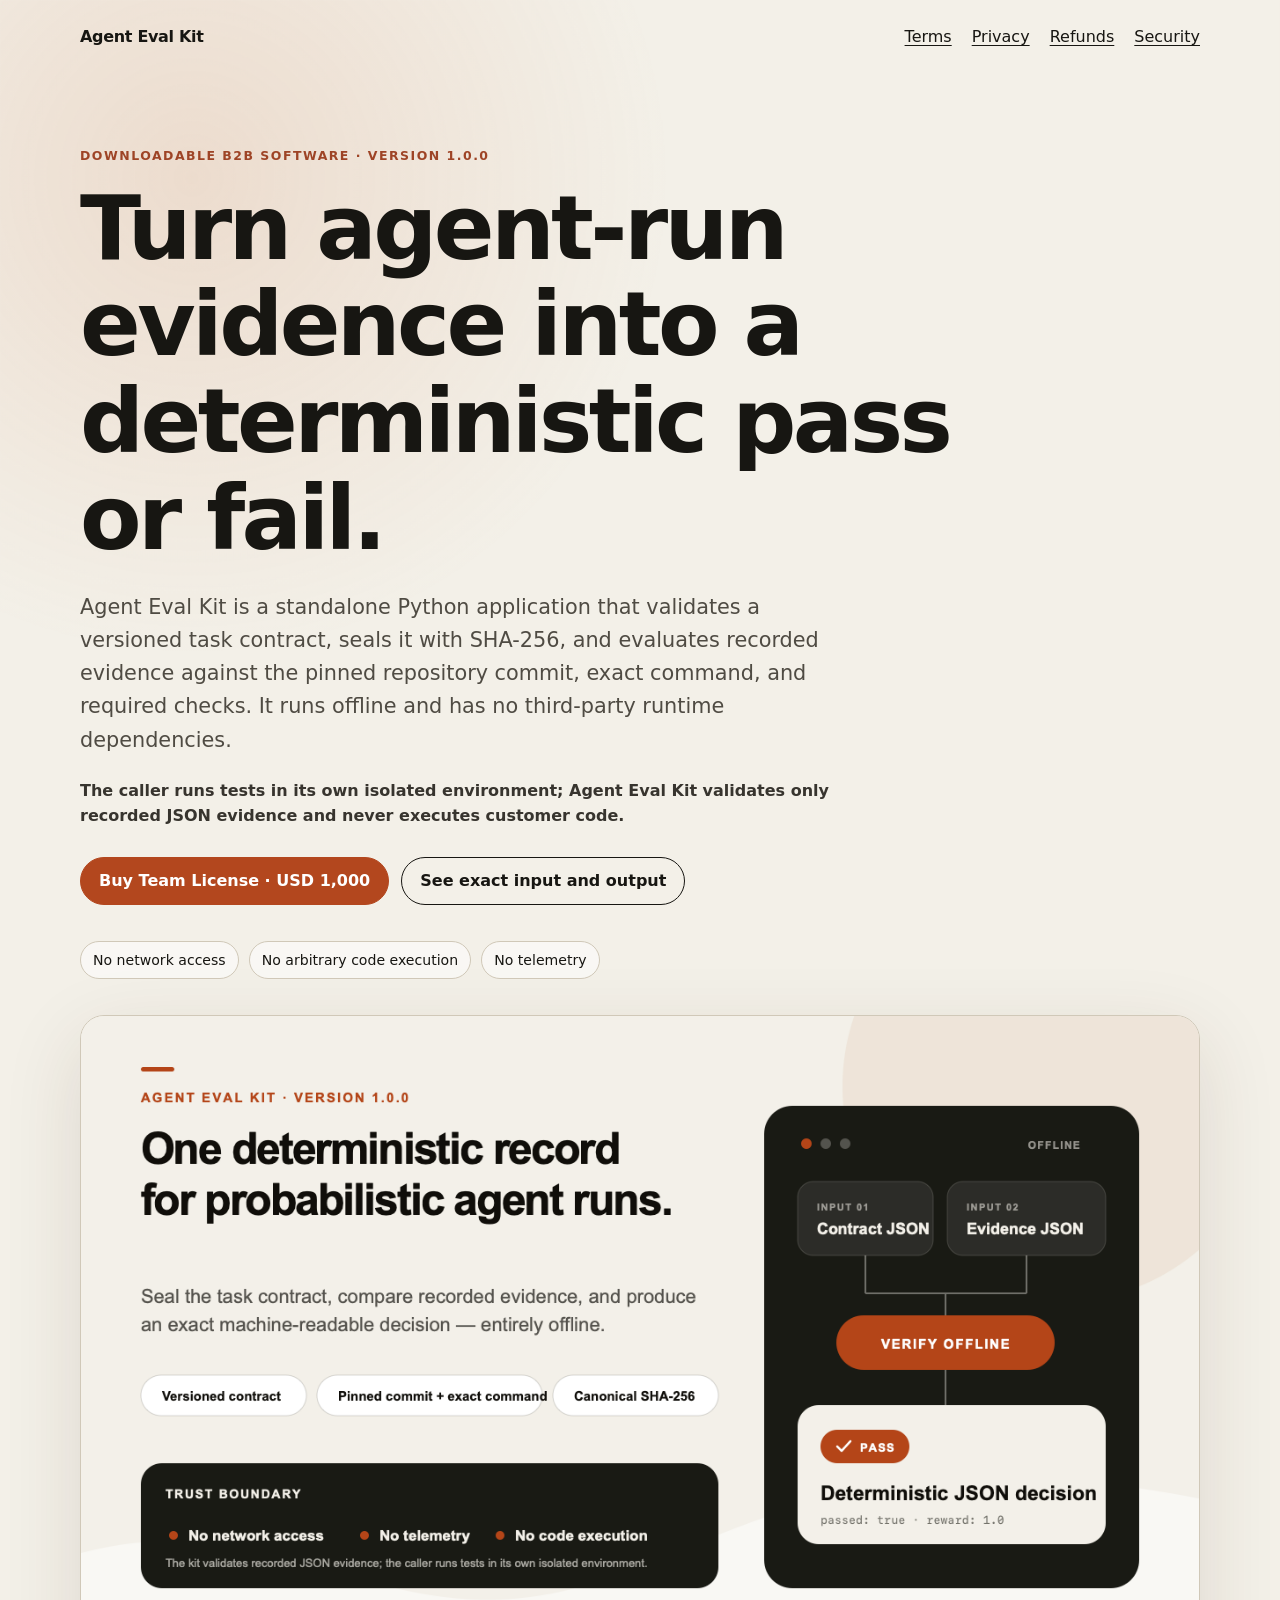
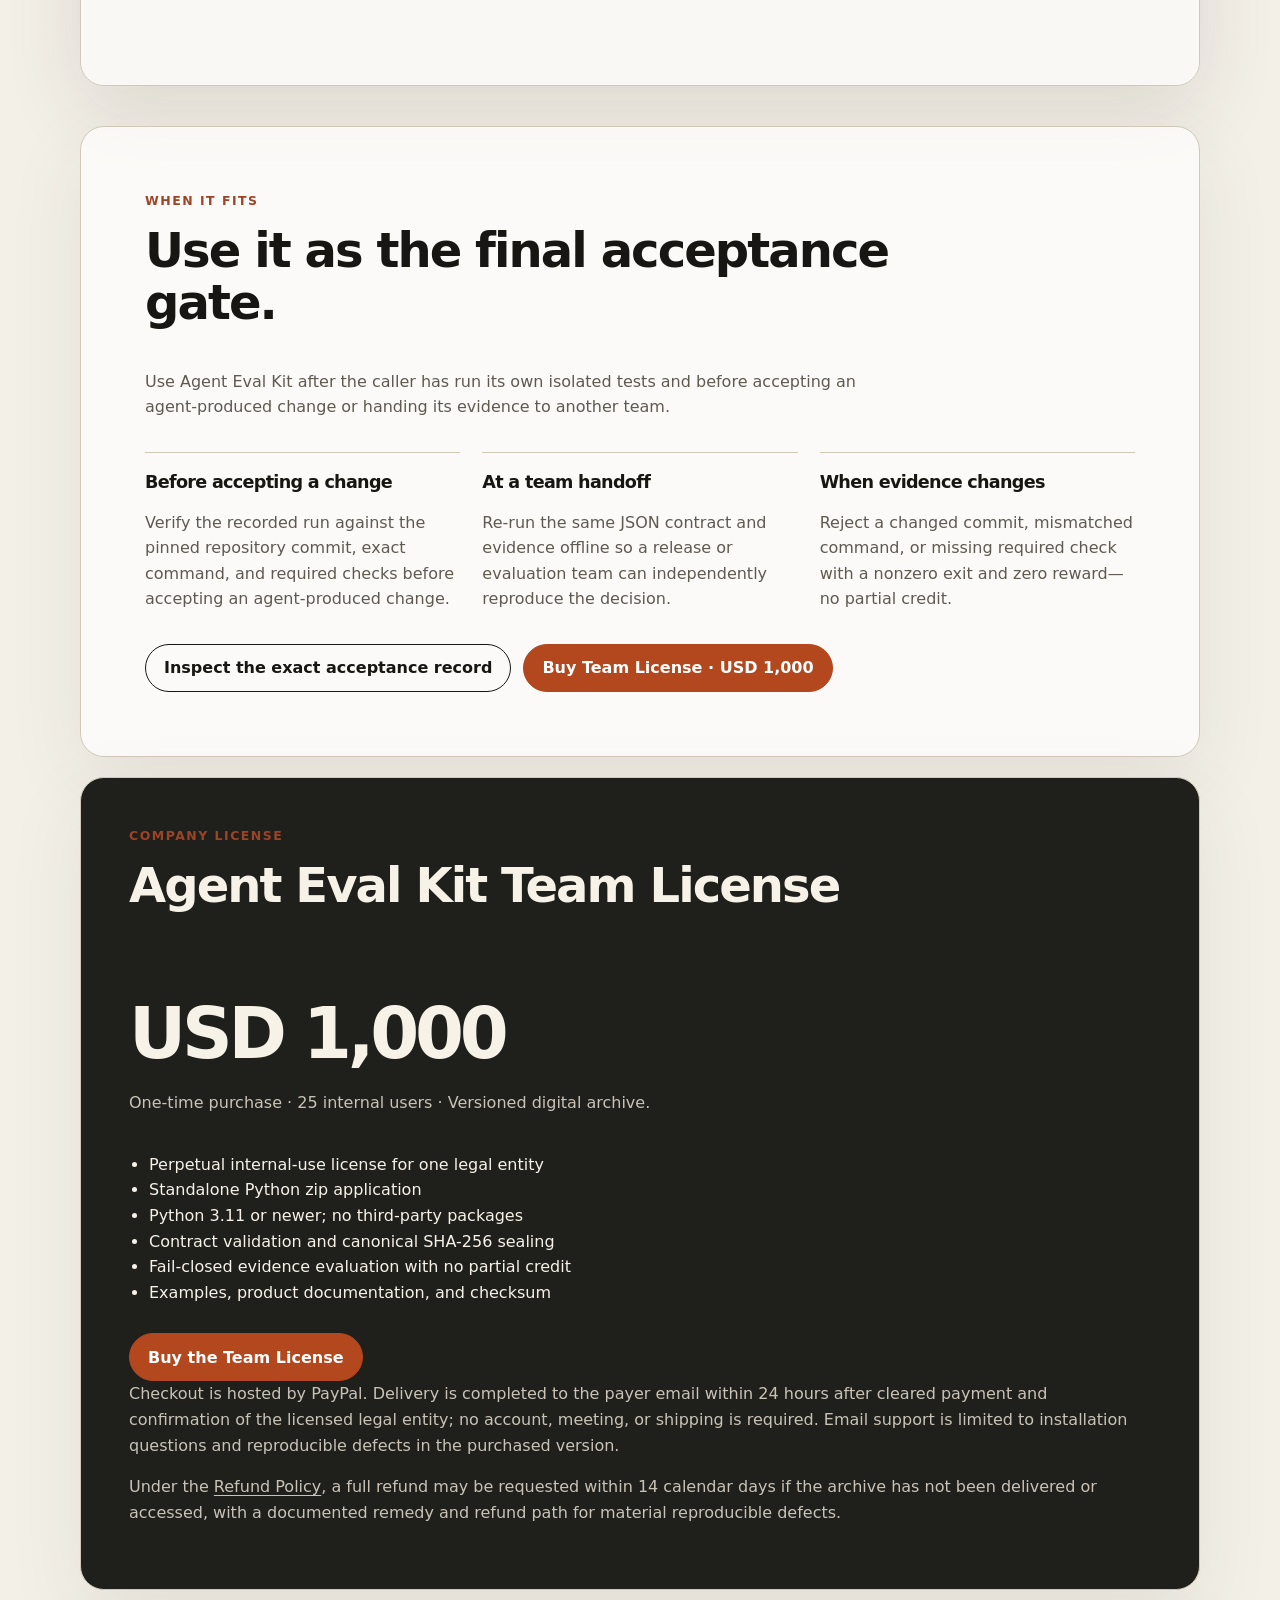
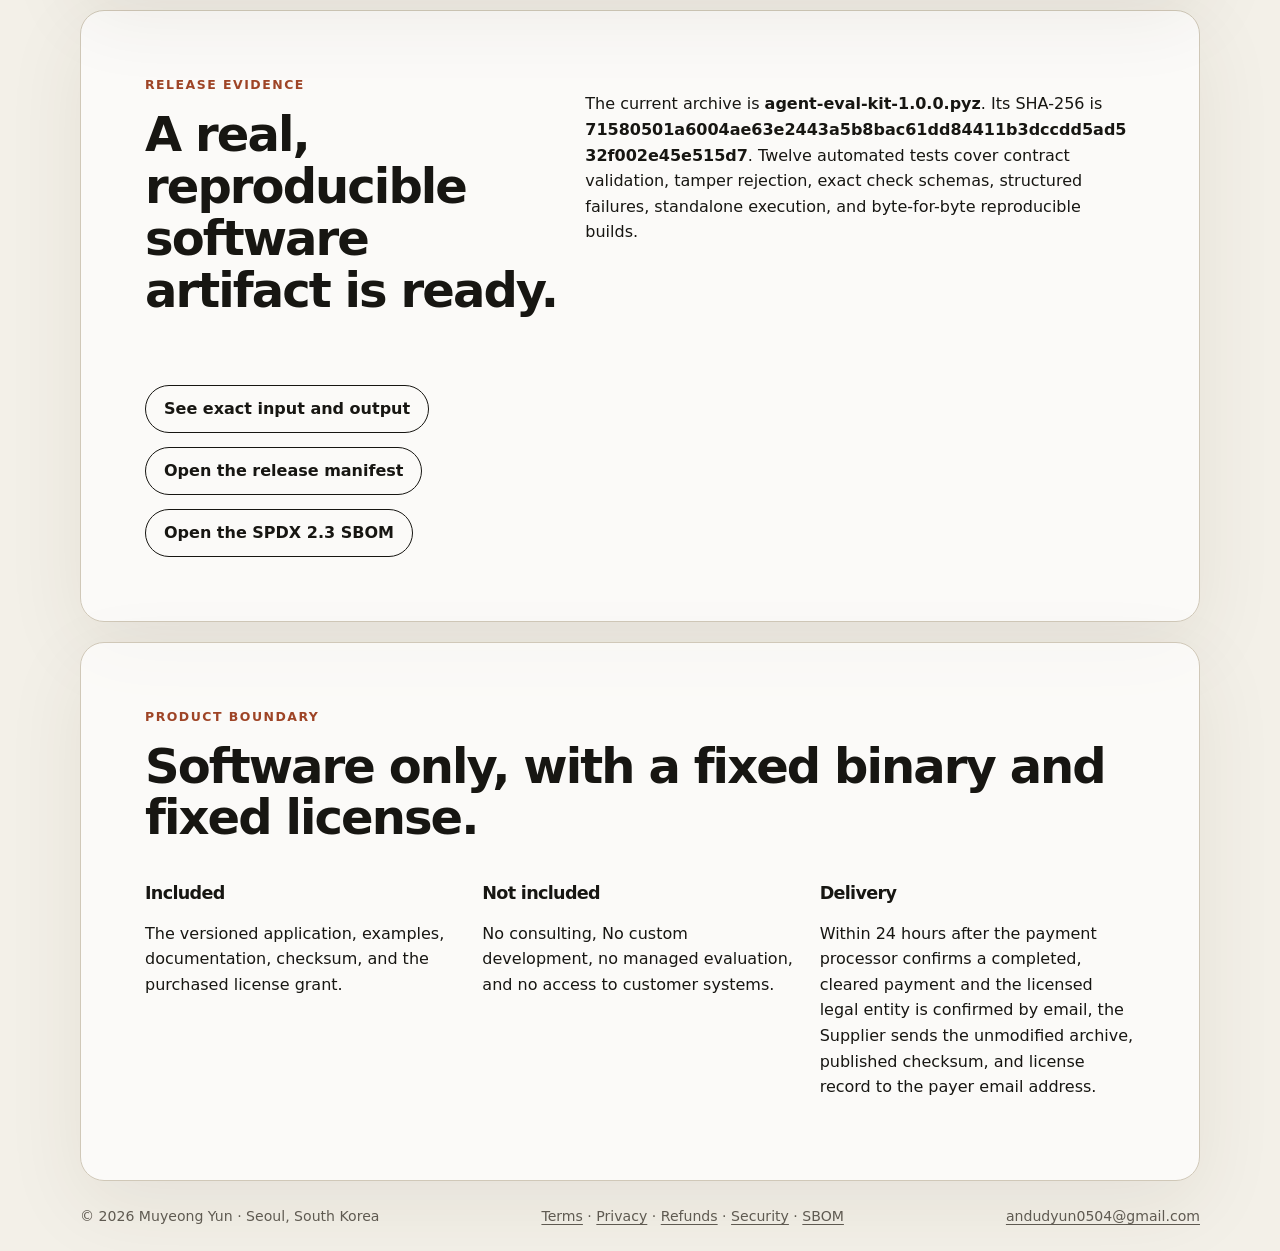
<file: index.html>
<!doctype html>
<html lang="en">
  <head>
    <meta charset="utf-8" />
    <meta name="viewport" content="width=device-width, initial-scale=1" />
    <meta
      name="description"
      content="Agent Eval Kit is downloadable B2B software for sealing AI-agent task contracts and evaluating machine-readable evidence offline."
    />
    <title>Agent Eval Kit | Offline Verification Software</title>
    <link rel="canonical" href="https://iisacc-justmoong.github.io/" />
    <meta property="og:type" content="website" />
    <meta property="og:title" content="Agent Eval Kit | Offline Verification Software" />
    <meta
      property="og:description"
      content="Inspect deterministic AI-agent acceptance evidence offline with a one-time Team License."
    />
    <meta property="og:url" content="https://iisacc-justmoong.github.io/" />
    <meta property="og:image" content="https://iisacc-justmoong.github.io/assets/product-hunt-gallery-01.png" />
    <meta property="og:image:width" content="1270" />
    <meta property="og:image:height" content="760" />
    <meta property="og:image:alt" content="Agent Eval Kit deterministic offline verification flow" />
    <meta name="twitter:card" content="summary_large_image" />
    <meta name="twitter:image" content="https://iisacc-justmoong.github.io/assets/product-hunt-gallery-01.png" />
    <script type="application/ld+json">
      {
        "@context": "https://schema.org",
        "@type": ["Product", "SoftwareApplication"],
        "name": "Agent Eval Kit Team License",
        "description": "Downloadable B2B software that verifies recorded AI-agent evidence against a pinned repository commit, exact command, and required checks offline.",
        "url": "https://iisacc-justmoong.github.io/",
        "image": "https://iisacc-justmoong.github.io/assets/product-hunt-gallery-01.png",
        "softwareVersion": "1.0.0",
        "applicationCategory": "DeveloperApplication",
        "softwareRequirements": "Python 3.11 or newer",
        "operatingSystem": "Any platform with Python 3.11 or newer",
        "offers": {
          "@type": "Offer",
          "url": "https://www.paypal.com/ncp/payment/2SHM4XZQ8BVE2",
          "price": "1000.00",
          "priceCurrency": "USD",
          "availability": "https://schema.org/InStock",
          "itemCondition": "https://schema.org/NewCondition"
        }
      }
    </script>
    <link rel="stylesheet" href="styles.css" />
  </head>
  <body>
    <header class="shell site-header">
      <a class="brand" href="index.html">Agent Eval Kit</a>
      <nav aria-label="Commercial policies">
        <a href="terms.html">Terms</a>
        <a href="privacy.html">Privacy</a>
        <a href="refunds.html">Refunds</a>
        <a href="security.html">Security</a>
      </nav>
    </header>

    <main>
      <section class="shell hero">
        <p class="eyebrow">Downloadable B2B software · Version 1.0.0</p>
        <h1>Turn agent-run evidence into a deterministic pass or fail.</h1>
        <p class="lede">
          Agent Eval Kit is a standalone Python application that validates a versioned task contract, seals it
          with SHA-256, and evaluates recorded evidence against the pinned repository commit, exact command, and
          required checks. It runs offline and has no third-party runtime dependencies.
        </p>
        <p class="trust-boundary">
          The caller runs tests in its own isolated environment; Agent Eval Kit validates only recorded JSON
          evidence and never executes customer code.
        </p>
        <div class="hero-actions">
          <a class="button button-primary" href="https://www.paypal.com/ncp/payment/2SHM4XZQ8BVE2"
            >Buy Team License · USD 1,000</a
          >
          <a class="button" href="demo.html">See exact input and output</a>
        </div>
        <div class="proof-row" aria-label="Product principles">
          <span>No network access</span>
          <span>No arbitrary code execution</span>
          <span>No telemetry</span>
        </div>
        <figure class="product-visual">
          <img
            class="product-visual-image"
            src="assets/product-hunt-gallery-01.png"
            width="1270"
            height="760"
            alt="Agent Eval Kit flow from contract and evidence JSON to an offline deterministic decision"
          />
        </figure>
      </section>

      <section class="shell use-case-panel" aria-labelledby="acceptance-gate-heading">
        <div class="use-case-intro">
          <p class="eyebrow">When it fits</p>
          <h2 id="acceptance-gate-heading">Use it as the final acceptance gate.</h2>
          <p>
            Use Agent Eval Kit after the caller has run its own isolated tests and before accepting an
            agent-produced change or handing its evidence to another team.
          </p>
        </div>
        <div class="use-case-grid">
          <article class="use-case-card">
            <h3>Before accepting a change</h3>
            <p>
              Verify the recorded run against the pinned repository commit, exact command, and required checks
              before accepting an agent-produced change.
            </p>
          </article>
          <article class="use-case-card">
            <h3>At a team handoff</h3>
            <p>
              Re-run the same JSON contract and evidence offline so a release or evaluation team can independently
              reproduce the decision.
            </p>
          </article>
          <article class="use-case-card">
            <h3>When evidence changes</h3>
            <p>
              Reject a changed commit, mismatched command, or missing required check with a nonzero exit and zero
              reward—no partial credit.
            </p>
          </article>
        </div>
        <div class="use-case-actions">
          <a class="button" href="demo.html">Inspect the exact acceptance record</a>
          <a class="button button-primary" href="https://www.paypal.com/ncp/payment/2SHM4XZQ8BVE2"
            >Buy Team License · USD 1,000</a
          >
        </div>
      </section>

      <section class="shell service-grid" aria-label="Software license">
        <article class="service-card primary-card">
          <p class="card-label">Company license</p>
          <h2>Agent Eval Kit Team License</h2>
          <p class="price">USD 1,000</p>
          <p class="delivery">One-time purchase · 25 internal users · Versioned digital archive.</p>
          <ul>
            <li>Perpetual internal-use license for one legal entity</li>
            <li>Standalone Python zip application</li>
            <li>Python 3.11 or newer; no third-party packages</li>
            <li>Contract validation and canonical SHA-256 sealing</li>
            <li>Fail-closed evidence evaluation with no partial credit</li>
            <li>Examples, product documentation, and checksum</li>
          </ul>
          <div class="actions">
            <a class="button button-primary" href="https://www.paypal.com/ncp/payment/2SHM4XZQ8BVE2"
              >Buy the Team License</a
            >
          </div>
          <p class="delivery">
            Checkout is hosted by PayPal. Delivery is completed to the payer email within 24 hours after cleared
            payment and confirmation of the licensed legal entity; no account, meeting, or shipping is required.
            Email support is limited to installation questions and reproducible defects in the purchased version.
          </p>
          <p class="delivery">
            Under the <a href="refunds.html">Refund Policy</a>, a full refund may be requested within 14 calendar
            days if the archive has not been delivered or accessed, with a documented remedy and refund path for
            material reproducible defects.
          </p>
        </article>
      </section>

      <section class="shell evidence-panel">
        <div>
          <p class="eyebrow">Release evidence</p>
          <h2>A real, reproducible software artifact is ready.</h2>
        </div>
        <p>
          The current archive is <strong>agent-eval-kit-1.0.0.pyz</strong>. Its SHA-256 is
          <strong>71580501a6004ae63e2443a5b8bac61dd84411b3dccdd5ad532f002e45e515d7</strong>. Twelve
          automated tests cover contract validation, tamper rejection, exact check schemas, structured failures,
          standalone execution, and byte-for-byte reproducible builds.
        </p>
        <div class="actions">
          <a class="button" href="demo.html">See exact input and output</a>
          <a class="button" href="product-manifest.json">Open the release manifest</a>
          <a class="button" href="agent-eval-kit-1.0.0.spdx.json">Open the SPDX 2.3 SBOM</a>
        </div>
      </section>

      <section class="shell start-gate">
        <div>
          <p class="eyebrow">Product boundary</p>
          <h2>Software only, with a fixed binary and fixed license.</h2>
        </div>
        <div class="gate-grid">
          <div>
            <h3>Included</h3>
            <p>The versioned application, examples, documentation, checksum, and the purchased license grant.</p>
          </div>
          <div>
            <h3>Not included</h3>
            <p>No consulting, No custom development, no managed evaluation, and no access to customer systems.</p>
          </div>
          <div>
            <h3>Delivery</h3>
            <p>
              Within 24 hours after the payment processor confirms a completed, cleared payment and the licensed
              legal entity is confirmed by email, the Supplier sends the unmodified archive, published checksum,
              and license record to the payer email address.
            </p>
          </div>
        </div>
      </section>
    </main>

    <footer class="shell site-footer">
      <span>© 2026 Muyeong Yun · Seoul, South Korea</span>
      <span
        ><a href="terms.html">Terms</a> · <a href="privacy.html">Privacy</a> ·
        <a href="refunds.html">Refunds</a> · <a href="security.html">Security</a> ·
        <a href="agent-eval-kit-1.0.0.spdx.json">SBOM</a></span
      >
      <a href="mailto:andudyun0504@gmail.com">andudyun0504@gmail.com</a>
    </footer>
  </body>
</html>
</file>
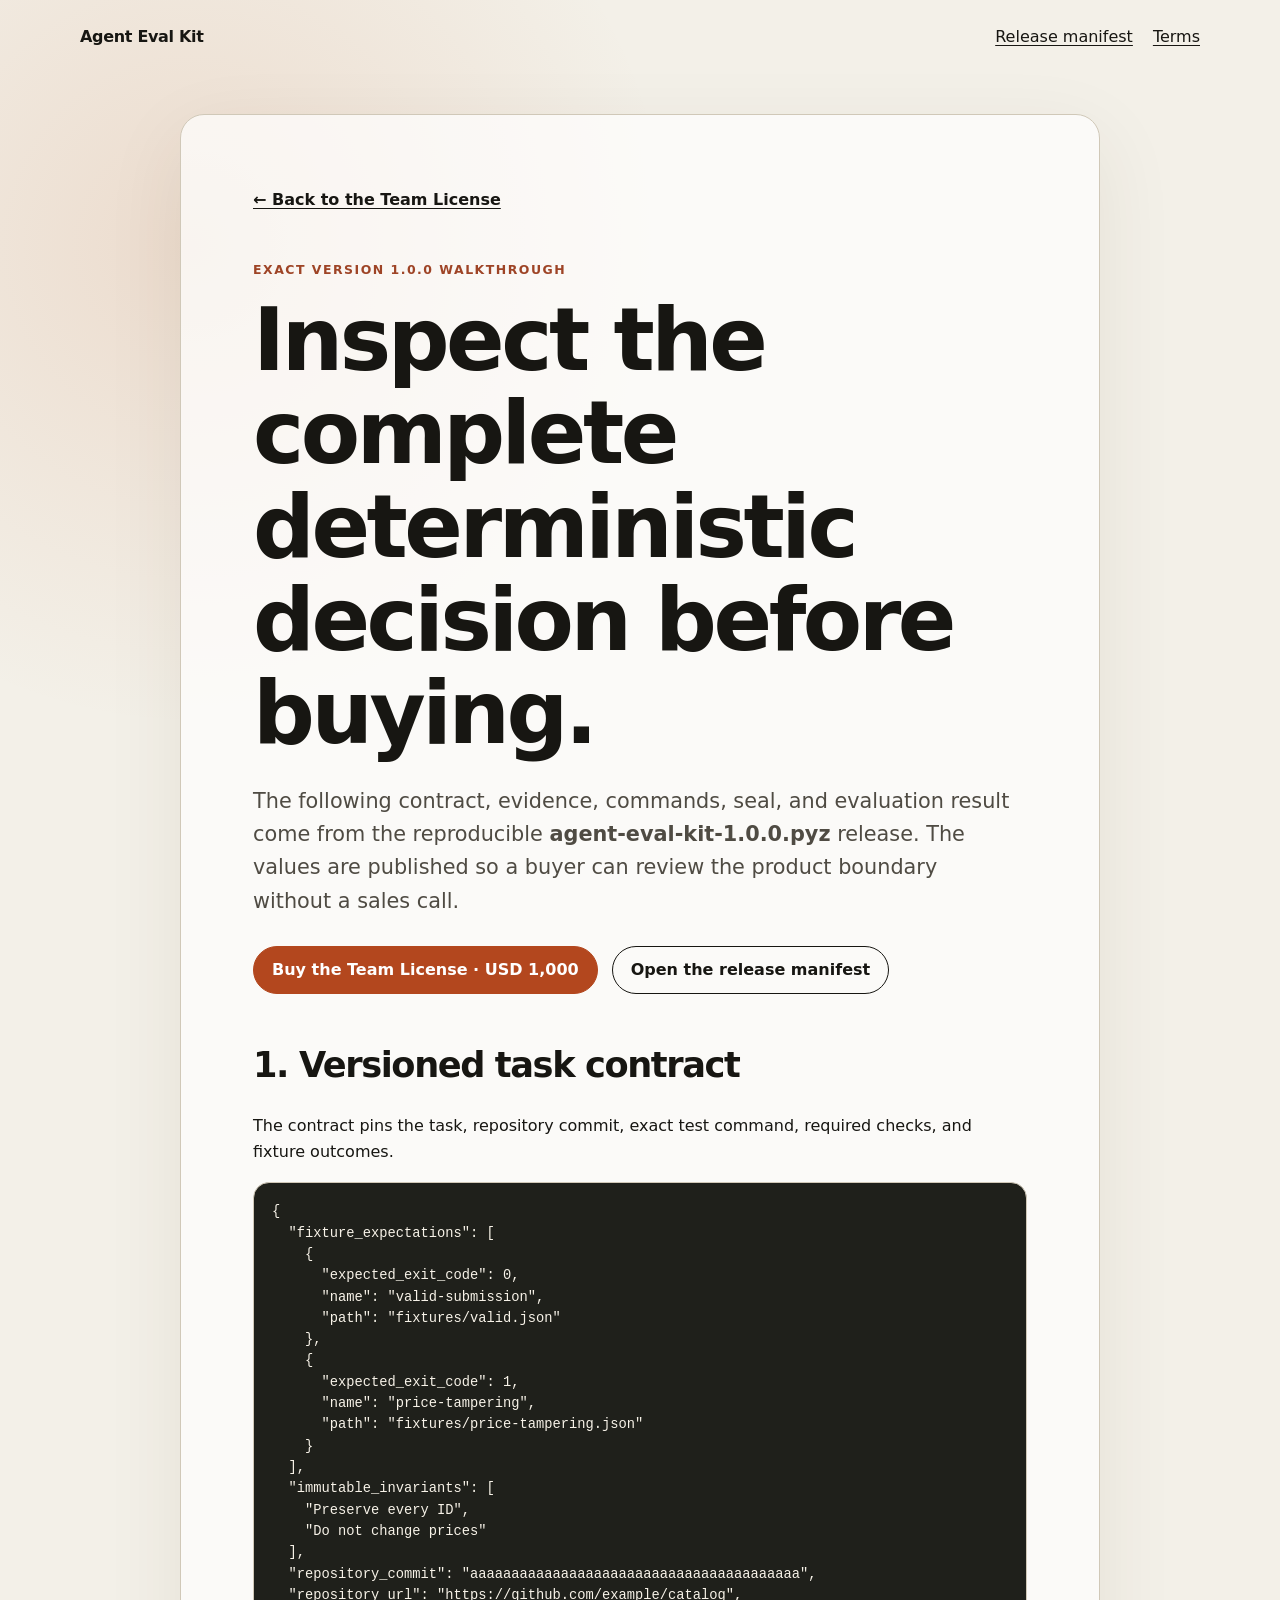
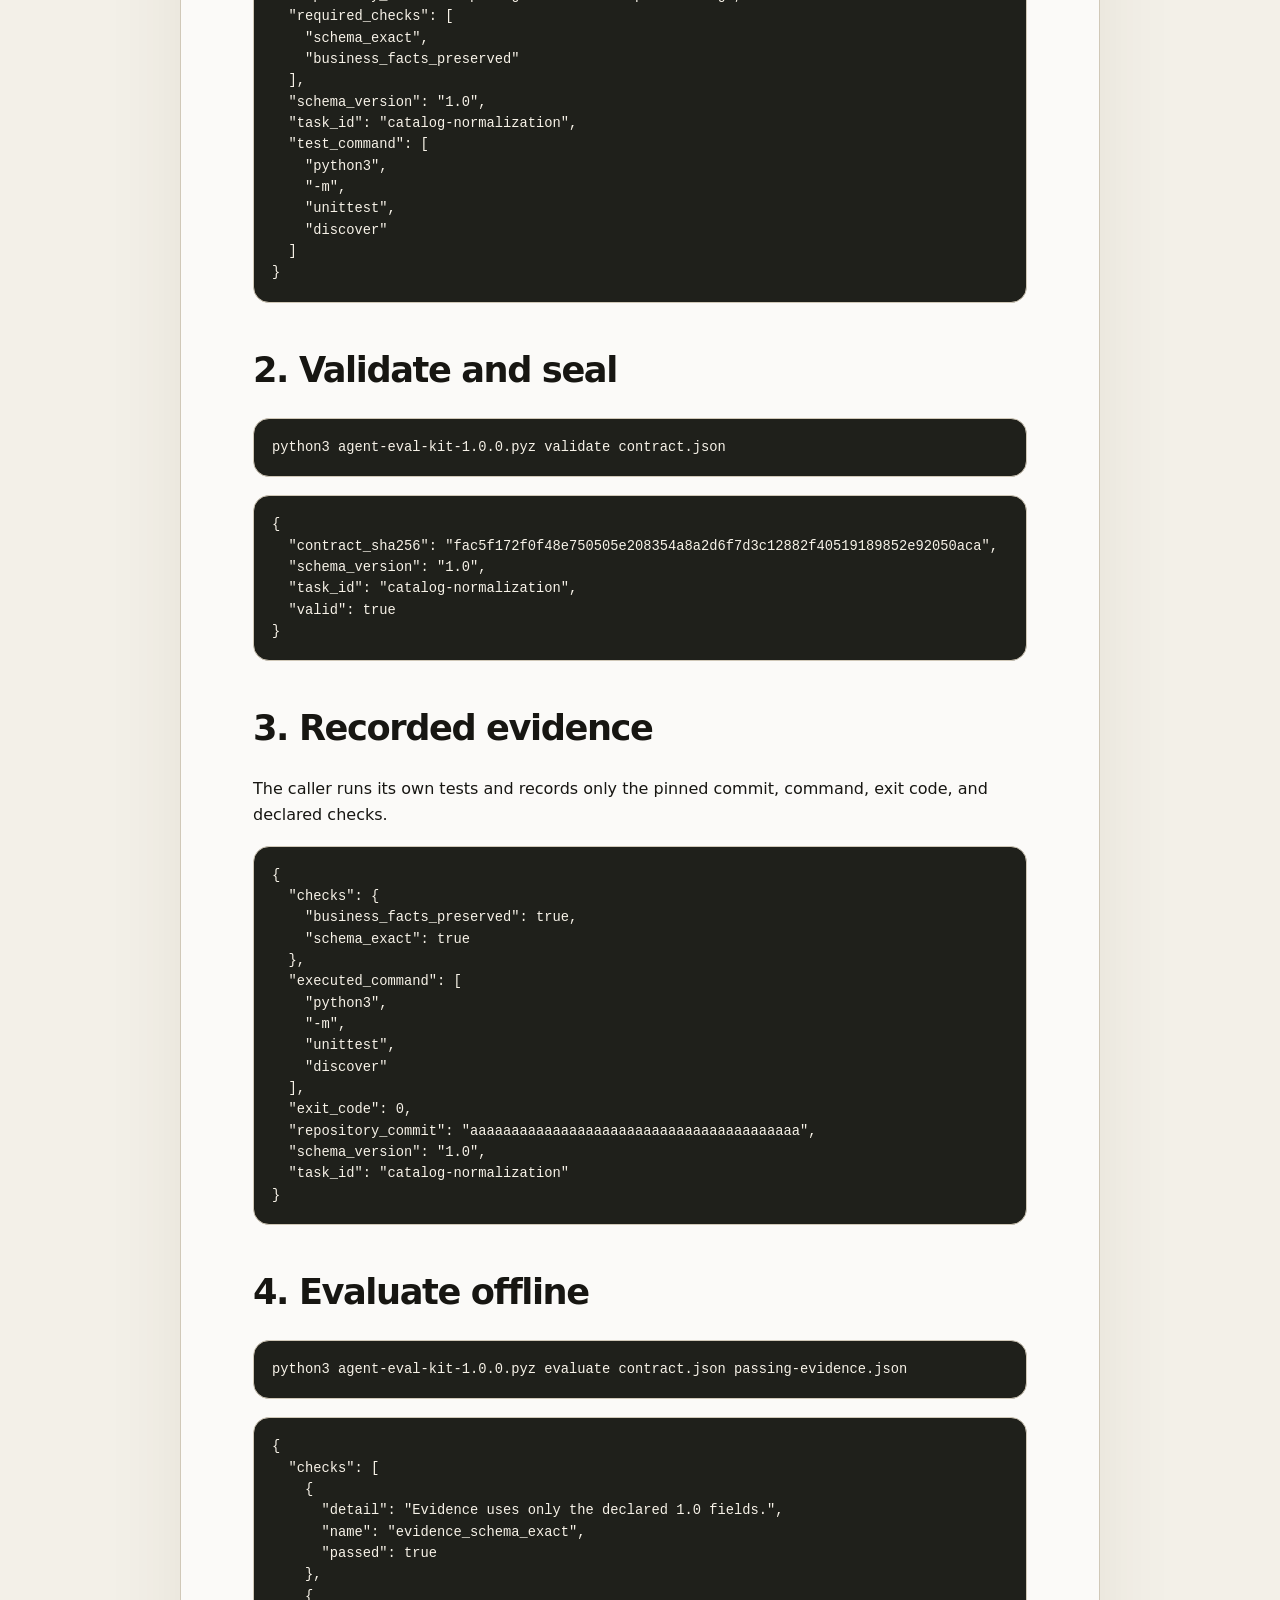
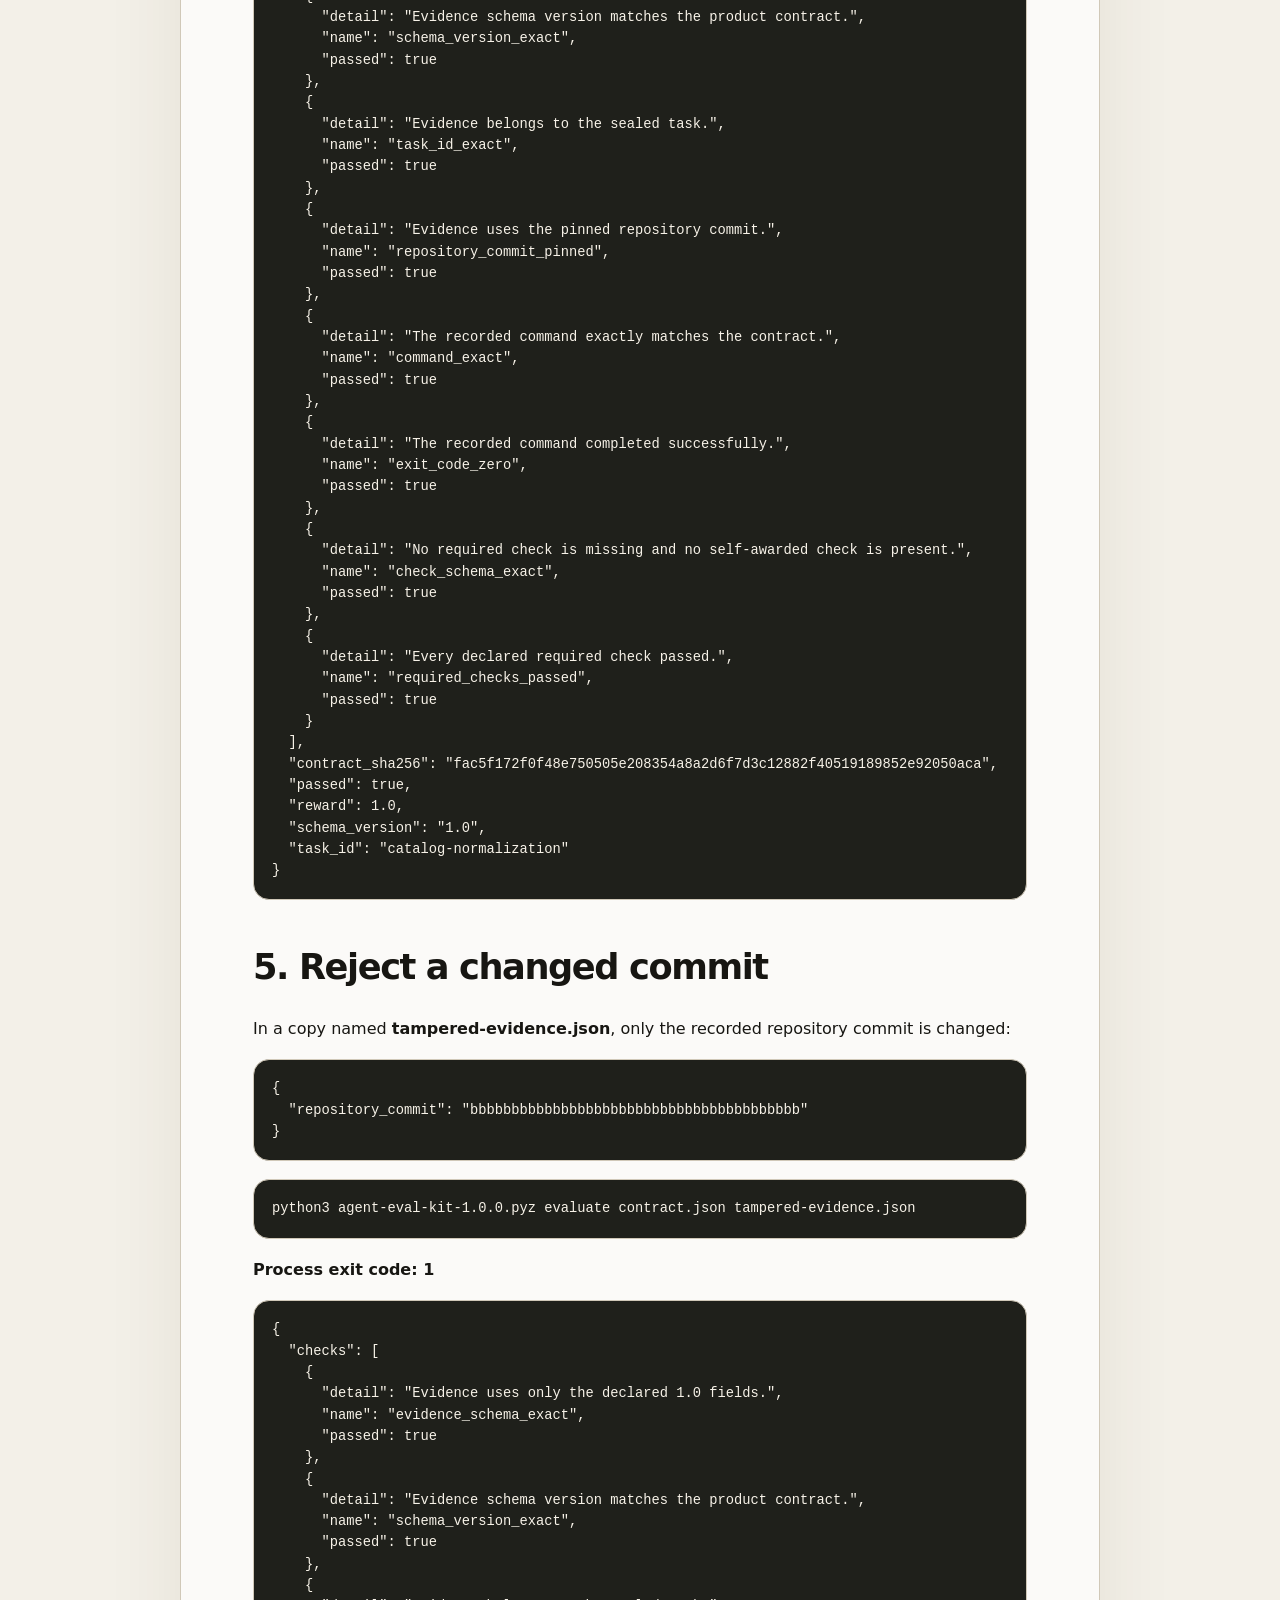
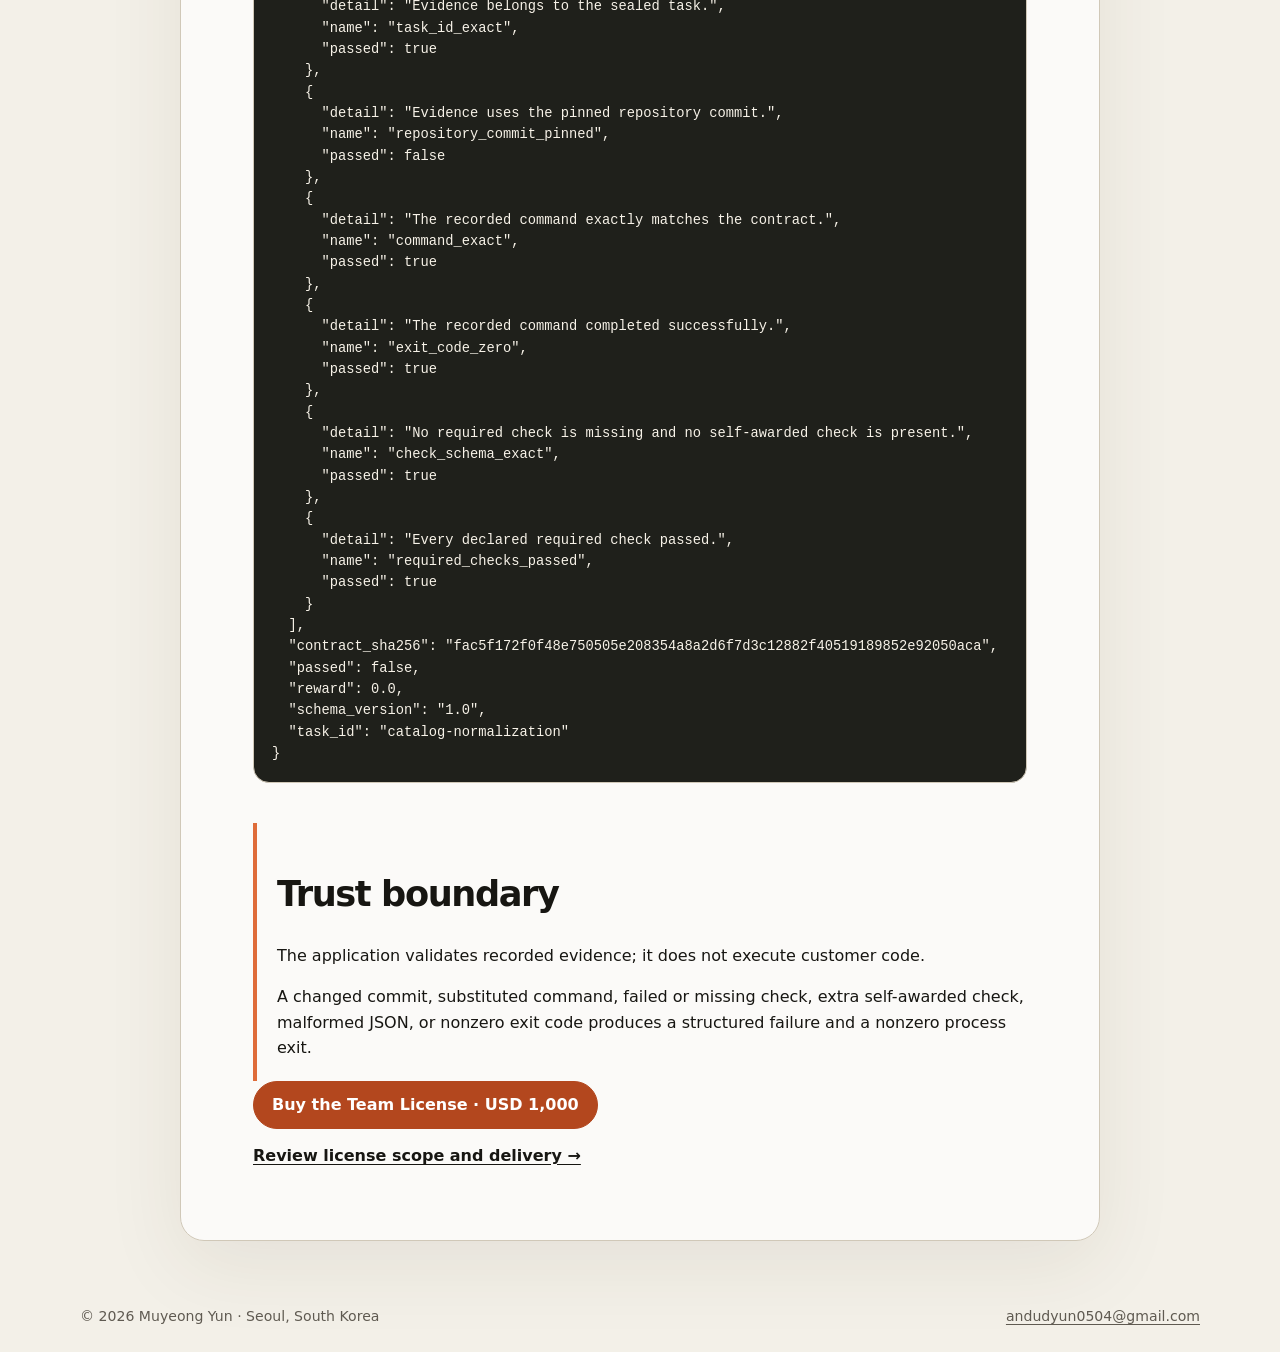
<file: demo.html>
<!doctype html>
<html lang="en">
  <head>
    <meta charset="utf-8" />
    <meta name="viewport" content="width=device-width, initial-scale=1" />
    <meta
      name="description"
      content="Exact Agent Eval Kit 1.0.0 contract, evidence, commands, seal, and deterministic evaluation output."
    />
    <title>Agent Eval Kit 1.0.0 Walkthrough</title>
    <link rel="stylesheet" href="styles.css?v=walkthrough-2" />
  </head>
  <body>
    <header class="shell site-header">
      <a class="brand" href="index.html">Agent Eval Kit</a>
      <nav aria-label="Demo navigation">
        <a href="product-manifest.json">Release manifest</a>
        <a href="terms.html">Terms</a>
      </nav>
    </header>

    <main class="shell demo-page">
      <a class="back-link" href="index.html">← Back to the Team License</a>
      <p class="eyebrow">Exact Version 1.0.0 walkthrough</p>
      <h1>Inspect the complete deterministic decision before buying.</h1>
      <p class="lede">
        The following contract, evidence, commands, seal, and evaluation result come from the reproducible
        <strong>agent-eval-kit-1.0.0.pyz</strong> release. The values are published so a buyer can review the
        product boundary without a sales call.
      </p>
      <div class="actions demo-intro-actions">
        <a class="button button-primary" href="https://www.paypal.com/ncp/payment/2SHM4XZQ8BVE2"
          >Buy the Team License · USD 1,000</a
        >
        <a class="button" href="product-manifest.json">Open the release manifest</a>
      </div>

      <h2>1. Versioned task contract</h2>
      <p>The contract pins the task, repository commit, exact test command, required checks, and fixture outcomes.</p>
      <pre class="code-panel"><code>{
  "fixture_expectations": [
    {
      "expected_exit_code": 0,
      "name": "valid-submission",
      "path": "fixtures/valid.json"
    },
    {
      "expected_exit_code": 1,
      "name": "price-tampering",
      "path": "fixtures/price-tampering.json"
    }
  ],
  "immutable_invariants": [
    "Preserve every ID",
    "Do not change prices"
  ],
  "repository_commit": "aaaaaaaaaaaaaaaaaaaaaaaaaaaaaaaaaaaaaaaa",
  "repository_url": "https://github.com/example/catalog",
  "required_checks": [
    "schema_exact",
    "business_facts_preserved"
  ],
  "schema_version": "1.0",
  "task_id": "catalog-normalization",
  "test_command": [
    "python3",
    "-m",
    "unittest",
    "discover"
  ]
}</code></pre>

      <h2>2. Validate and seal</h2>
      <pre class="code-panel"><code>python3 agent-eval-kit-1.0.0.pyz validate contract.json</code></pre>
      <pre class="code-panel"><code>{
  "contract_sha256": "fac5f172f0f48e750505e208354a8a2d6f7d3c12882f40519189852e92050aca",
  "schema_version": "1.0",
  "task_id": "catalog-normalization",
  "valid": true
}</code></pre>

      <h2>3. Recorded evidence</h2>
      <p>The caller runs its own tests and records only the pinned commit, command, exit code, and declared checks.</p>
      <pre class="code-panel"><code>{
  "checks": {
    "business_facts_preserved": true,
    "schema_exact": true
  },
  "executed_command": [
    "python3",
    "-m",
    "unittest",
    "discover"
  ],
  "exit_code": 0,
  "repository_commit": "aaaaaaaaaaaaaaaaaaaaaaaaaaaaaaaaaaaaaaaa",
  "schema_version": "1.0",
  "task_id": "catalog-normalization"
}</code></pre>

      <h2>4. Evaluate offline</h2>
      <pre class="code-panel"><code>python3 agent-eval-kit-1.0.0.pyz evaluate contract.json passing-evidence.json</code></pre>
      <pre class="code-panel"><code>{
  "checks": [
    {
      "detail": "Evidence uses only the declared 1.0 fields.",
      "name": "evidence_schema_exact",
      "passed": true
    },
    {
      "detail": "Evidence schema version matches the product contract.",
      "name": "schema_version_exact",
      "passed": true
    },
    {
      "detail": "Evidence belongs to the sealed task.",
      "name": "task_id_exact",
      "passed": true
    },
    {
      "detail": "Evidence uses the pinned repository commit.",
      "name": "repository_commit_pinned",
      "passed": true
    },
    {
      "detail": "The recorded command exactly matches the contract.",
      "name": "command_exact",
      "passed": true
    },
    {
      "detail": "The recorded command completed successfully.",
      "name": "exit_code_zero",
      "passed": true
    },
    {
      "detail": "No required check is missing and no self-awarded check is present.",
      "name": "check_schema_exact",
      "passed": true
    },
    {
      "detail": "Every declared required check passed.",
      "name": "required_checks_passed",
      "passed": true
    }
  ],
  "contract_sha256": "fac5f172f0f48e750505e208354a8a2d6f7d3c12882f40519189852e92050aca",
  "passed": true,
  "reward": 1.0,
  "schema_version": "1.0",
  "task_id": "catalog-normalization"
}</code></pre>

      <h2>5. Reject a changed commit</h2>
      <p>
        In a copy named <strong>tampered-evidence.json</strong>, only the recorded repository commit is changed:
      </p>
      <pre class="code-panel"><code>{
  "repository_commit": "bbbbbbbbbbbbbbbbbbbbbbbbbbbbbbbbbbbbbbbb"
}</code></pre>
      <pre class="code-panel"><code>python3 agent-eval-kit-1.0.0.pyz evaluate contract.json tampered-evidence.json</code></pre>
      <p><strong>Process exit code: 1</strong></p>
      <pre class="code-panel"><code>{
  "checks": [
    {
      "detail": "Evidence uses only the declared 1.0 fields.",
      "name": "evidence_schema_exact",
      "passed": true
    },
    {
      "detail": "Evidence schema version matches the product contract.",
      "name": "schema_version_exact",
      "passed": true
    },
    {
      "detail": "Evidence belongs to the sealed task.",
      "name": "task_id_exact",
      "passed": true
    },
    {
      "detail": "Evidence uses the pinned repository commit.",
      "name": "repository_commit_pinned",
      "passed": false
    },
    {
      "detail": "The recorded command exactly matches the contract.",
      "name": "command_exact",
      "passed": true
    },
    {
      "detail": "The recorded command completed successfully.",
      "name": "exit_code_zero",
      "passed": true
    },
    {
      "detail": "No required check is missing and no self-awarded check is present.",
      "name": "check_schema_exact",
      "passed": true
    },
    {
      "detail": "Every declared required check passed.",
      "name": "required_checks_passed",
      "passed": true
    }
  ],
  "contract_sha256": "fac5f172f0f48e750505e208354a8a2d6f7d3c12882f40519189852e92050aca",
  "passed": false,
  "reward": 0.0,
  "schema_version": "1.0",
  "task_id": "catalog-normalization"
}</code></pre>

      <div class="demo-callout">
        <h2>Trust boundary</h2>
        <p>The application validates recorded evidence; it does not execute customer code.</p>
        <p>
          A changed commit, substituted command, failed or missing check, extra self-awarded check, malformed JSON,
          or nonzero exit code produces a structured failure and a nonzero process exit.
        </p>
      </div>

      <div class="actions">
        <a class="button button-primary" href="https://www.paypal.com/ncp/payment/2SHM4XZQ8BVE2"
          >Buy the Team License · USD 1,000</a
        >
        <a class="text-link" href="index.html">Review license scope and delivery →</a>
      </div>
    </main>

    <footer class="shell site-footer">
      <span>© 2026 Muyeong Yun · Seoul, South Korea</span>
      <a href="mailto:andudyun0504@gmail.com">andudyun0504@gmail.com</a>
    </footer>
  </body>
</html>
</file>
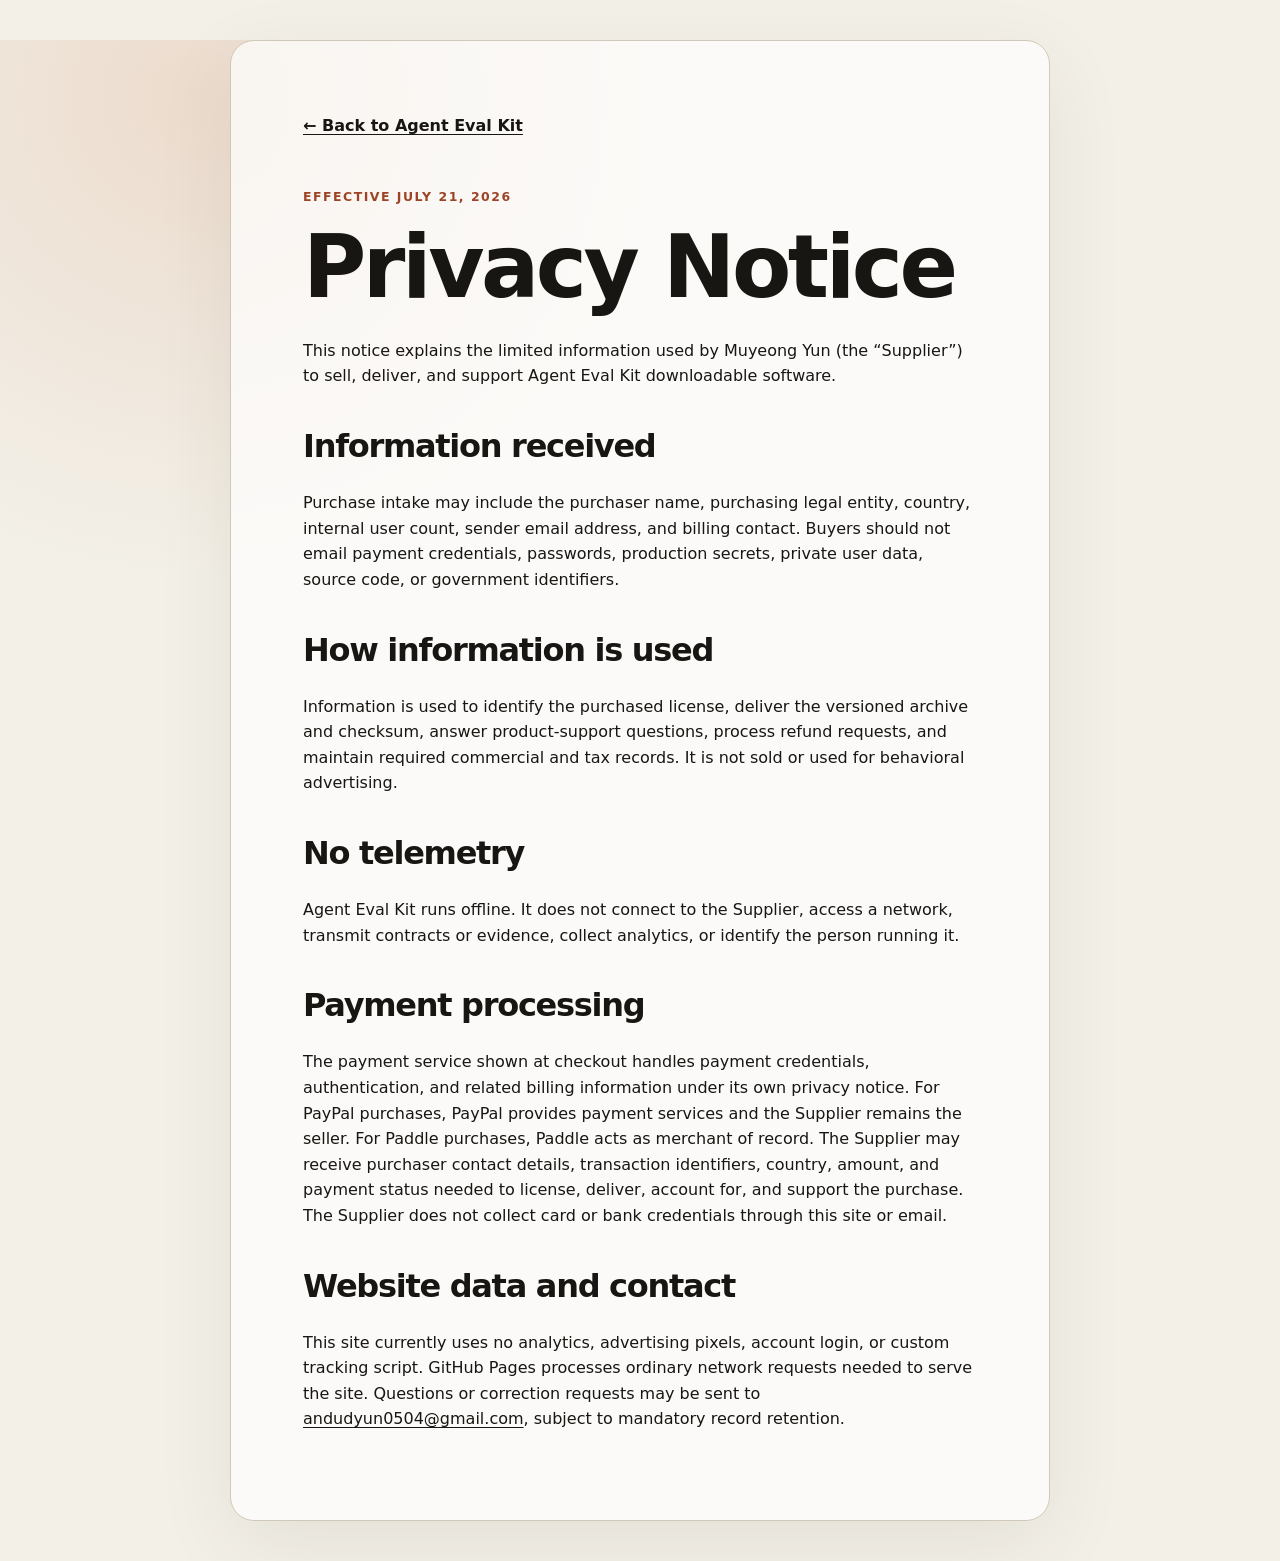
<file: privacy.html>
<!doctype html>
<html lang="en">
  <head>
    <meta charset="utf-8" />
    <meta name="viewport" content="width=device-width, initial-scale=1" />
    <title>Privacy Notice | Agent Eval Kit</title>
    <link rel="stylesheet" href="styles.css" />
  </head>
  <body>
    <main class="shell policy-page">
      <a class="back-link" href="index.html">← Back to Agent Eval Kit</a>
      <p class="eyebrow">Effective July 21, 2026</p>
      <h1>Privacy Notice</h1>
      <p>
        This notice explains the limited information used by Muyeong Yun (the “Supplier”) to sell, deliver, and
        support Agent Eval Kit downloadable software.
      </p>

      <h2>Information received</h2>
      <p>
        Purchase intake may include the purchaser name, purchasing legal entity, country, internal user count,
        sender email address, and billing contact. Buyers should not email payment credentials, passwords,
        production secrets, private user data, source code, or government identifiers.
      </p>

      <h2>How information is used</h2>
      <p>
        Information is used to identify the purchased license, deliver the versioned archive and checksum, answer
        product-support questions, process refund requests, and maintain required commercial and tax records. It
        is not sold or used for behavioral advertising.
      </p>

      <h2>No telemetry</h2>
      <p>
        Agent Eval Kit runs offline. It does not connect to the Supplier, access a network, transmit contracts or
        evidence, collect analytics, or identify the person running it.
      </p>

      <h2>Payment processing</h2>
      <p>
        The payment service shown at checkout handles payment credentials, authentication, and related billing
        information under its own privacy notice. For PayPal purchases, PayPal provides payment services and the
        Supplier remains the seller. For Paddle purchases, Paddle acts as merchant of record. The Supplier may
        receive purchaser contact details, transaction identifiers, country, amount, and payment status needed
        to license, deliver, account for, and support the purchase. The Supplier does not collect card or bank
        credentials through this site or email.
      </p>

      <h2>Website data and contact</h2>
      <p>
        This site currently uses no analytics, advertising pixels, account login, or custom tracking script.
        GitHub Pages processes ordinary network requests needed to serve the site. Questions or correction
        requests may be sent to <a href="mailto:andudyun0504@gmail.com">andudyun0504@gmail.com</a>, subject to
        mandatory record retention.
      </p>
    </main>
  </body>
</html>
</file>
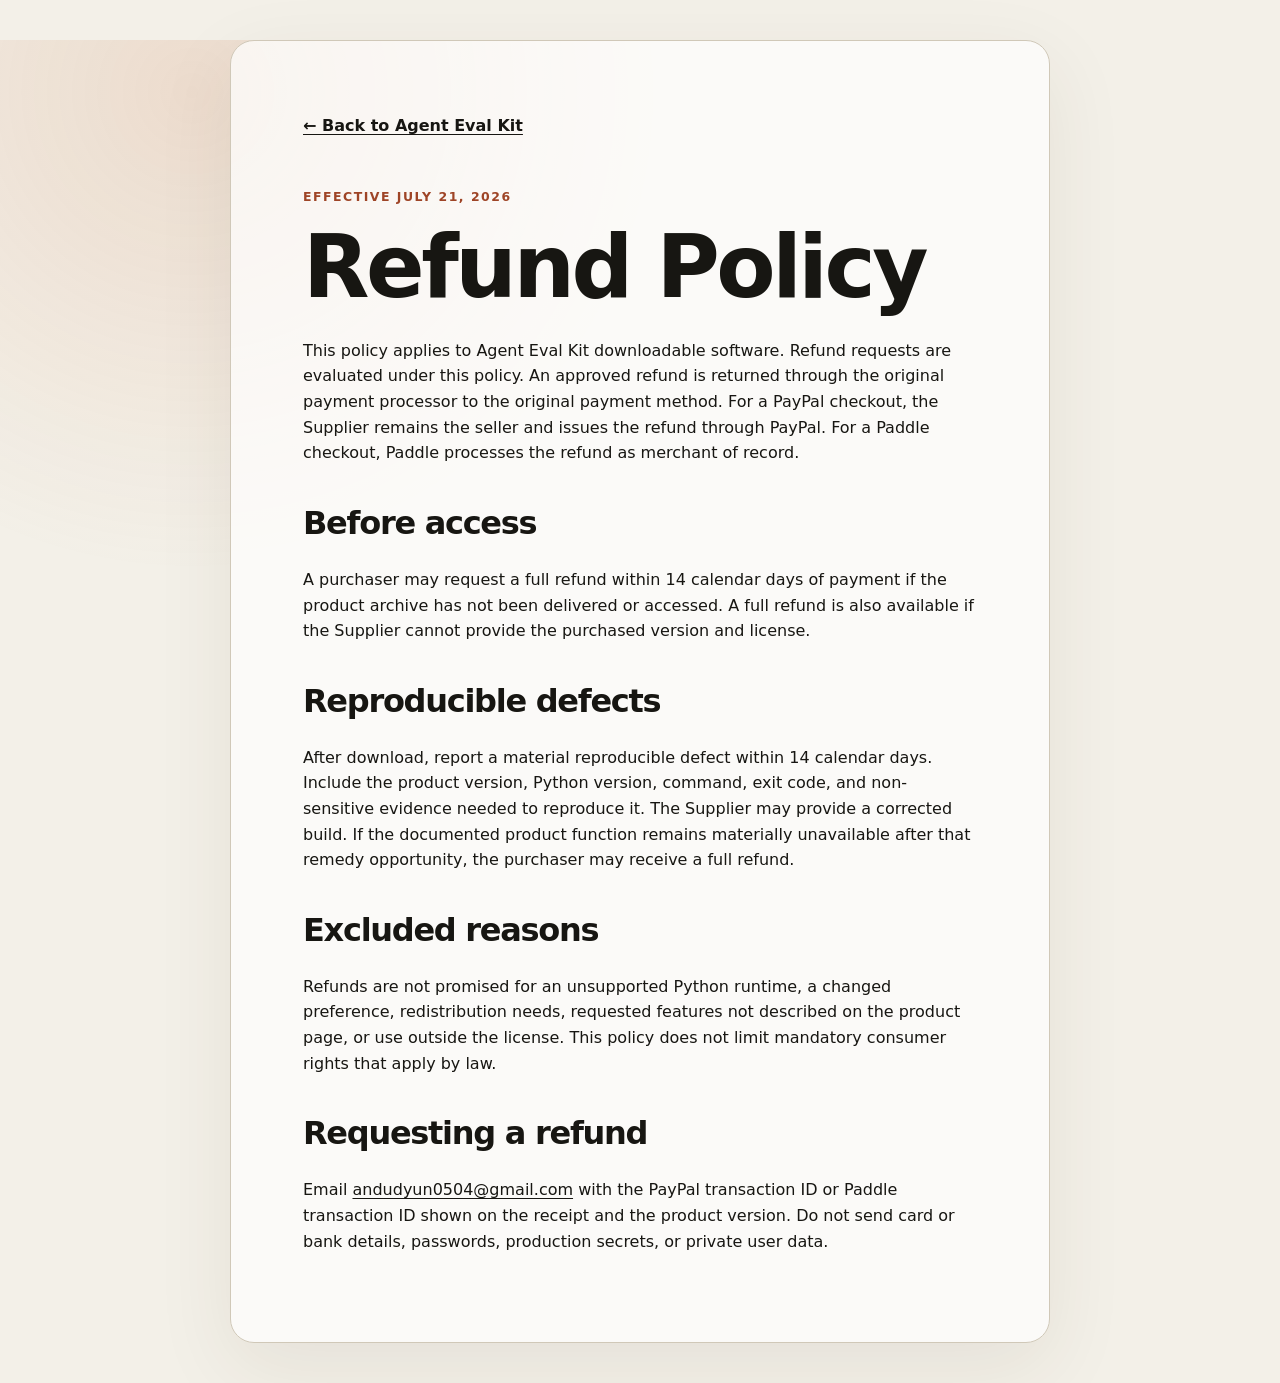
<file: refunds.html>
<!doctype html>
<html lang="en">
  <head>
    <meta charset="utf-8" />
    <meta name="viewport" content="width=device-width, initial-scale=1" />
    <title>Refund Policy | Agent Eval Kit</title>
    <link rel="stylesheet" href="styles.css" />
  </head>
  <body>
    <main class="shell policy-page">
      <a class="back-link" href="index.html">← Back to Agent Eval Kit</a>
      <p class="eyebrow">Effective July 21, 2026</p>
      <h1>Refund Policy</h1>
      <p>
        This policy applies to Agent Eval Kit downloadable software. Refund requests are evaluated under this
        policy. An approved refund is returned through the original payment processor to the original payment
        method. For a PayPal checkout, the Supplier remains the seller and issues the refund through PayPal. For
        a Paddle checkout, Paddle processes the refund as merchant of record.
      </p>

      <h2>Before access</h2>
      <p>
        A purchaser may request a full refund within 14 calendar days of payment if the product archive has not
        been delivered or accessed. A full refund is also available if the Supplier cannot provide the purchased
        version and license.
      </p>

      <h2>Reproducible defects</h2>
      <p>
        After download, report a material reproducible defect within 14 calendar days. Include the product
        version, Python version, command, exit code, and non-sensitive evidence needed to reproduce it. The
        Supplier may provide a corrected build. If the documented product function remains materially unavailable
        after that remedy opportunity, the purchaser may receive a full refund.
      </p>

      <h2>Excluded reasons</h2>
      <p>
        Refunds are not promised for an unsupported Python runtime, a changed preference, redistribution needs,
        requested features not described on the product page, or use outside the license. This policy does not
        limit mandatory consumer rights that apply by law.
      </p>

      <h2>Requesting a refund</h2>
      <p>
        Email <a href="mailto:andudyun0504@gmail.com">andudyun0504@gmail.com</a> with the PayPal transaction ID or
        Paddle transaction ID shown on the receipt and the product version. Do not send card or bank details,
        passwords, production secrets, or private user data.
      </p>
    </main>
  </body>
</html>
</file>
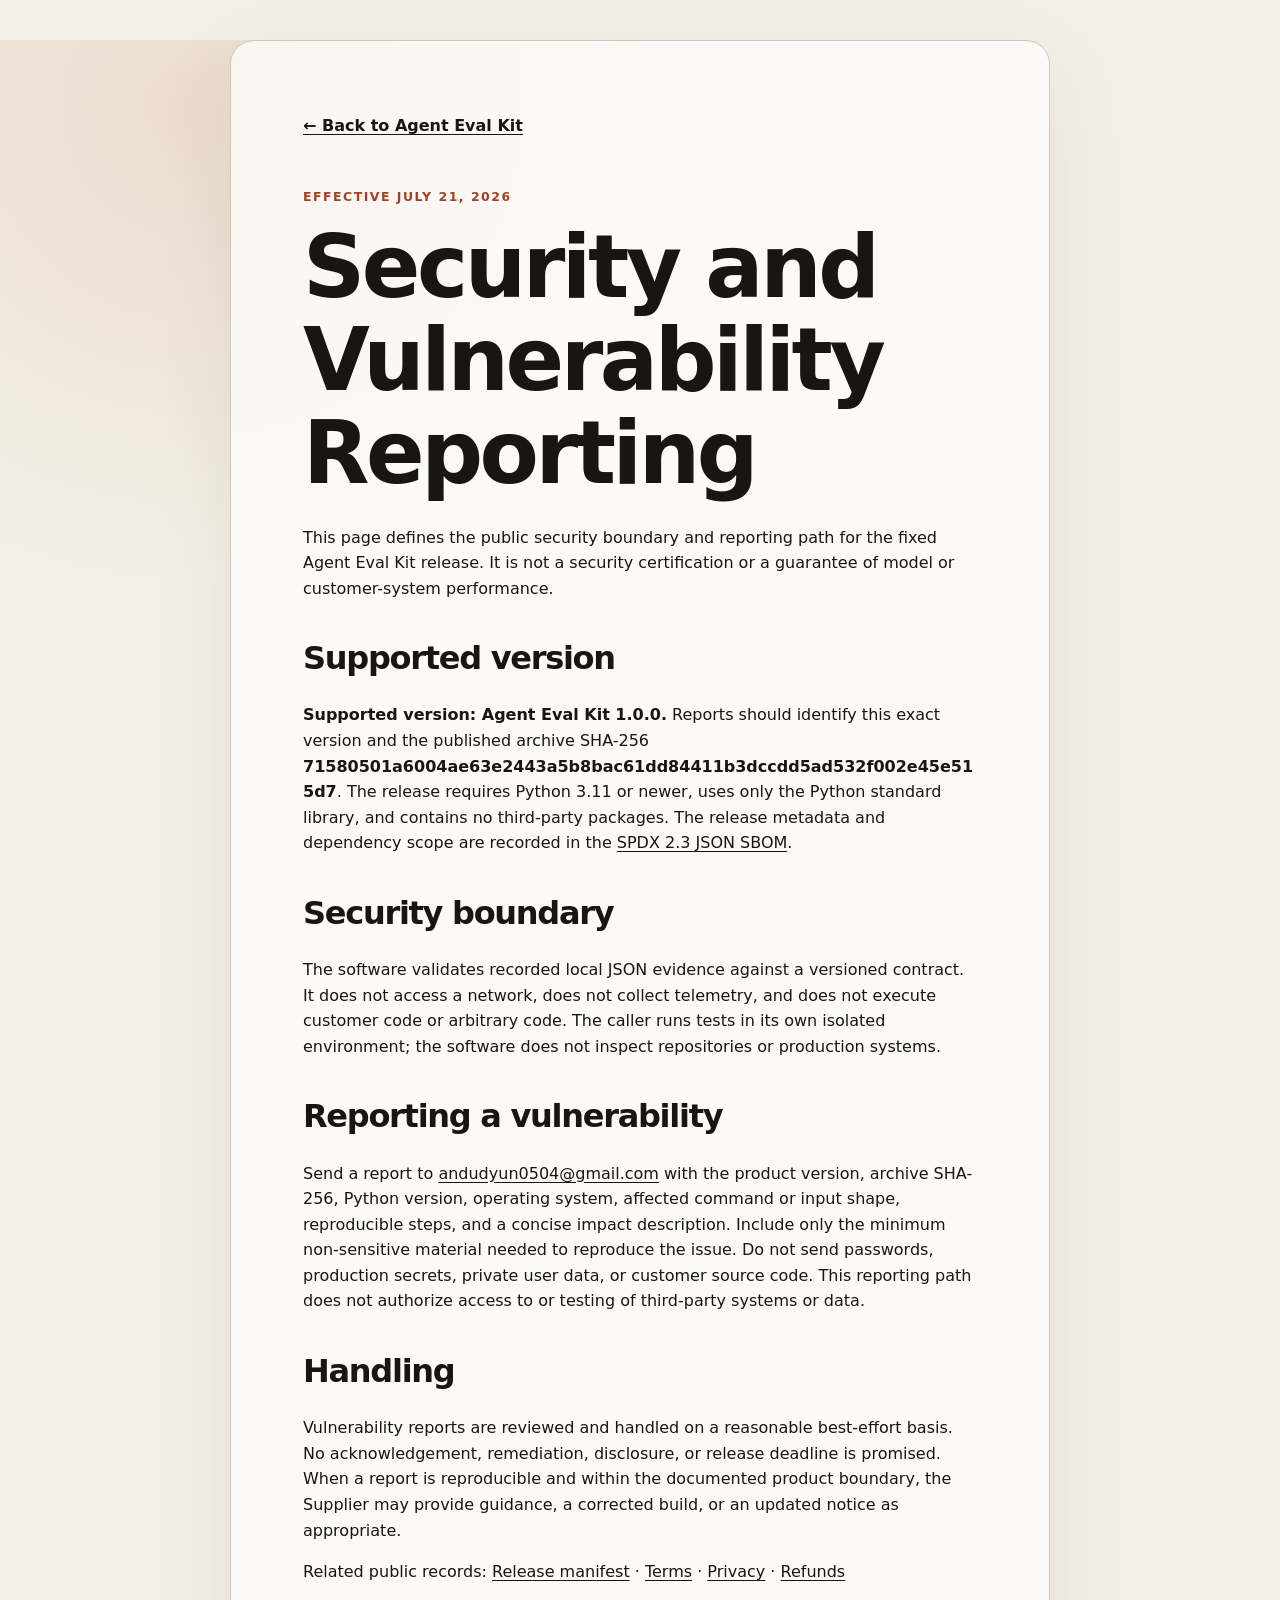
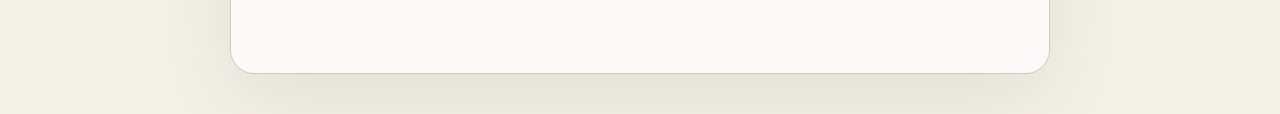
<file: security.html>
<!doctype html>
<html lang="en">
  <head>
    <meta charset="utf-8" />
    <meta name="viewport" content="width=device-width, initial-scale=1" />
    <title>Security and Vulnerability Reporting | Agent Eval Kit</title>
    <link rel="stylesheet" href="styles.css" />
  </head>
  <body>
    <main class="shell policy-page">
      <a class="back-link" href="index.html">← Back to Agent Eval Kit</a>
      <p class="eyebrow">Effective July 21, 2026</p>
      <h1>Security and Vulnerability Reporting</h1>
      <p>
        This page defines the public security boundary and reporting path for the fixed Agent Eval Kit release.
        It is not a security certification or a guarantee of model or customer-system performance.
      </p>

      <h2>Supported version</h2>
      <p>
        <strong>Supported version: Agent Eval Kit 1.0.0.</strong> Reports should identify this exact version and the
        published archive SHA-256
        <strong>71580501a6004ae63e2443a5b8bac61dd84411b3dccdd5ad532f002e45e515d7</strong>. The release requires
        Python 3.11 or newer, uses only the Python standard library, and contains no third-party packages. The
        release metadata and dependency scope are recorded in the
        <a href="agent-eval-kit-1.0.0.spdx.json">SPDX 2.3 JSON SBOM</a>.
      </p>

      <h2>Security boundary</h2>
      <p>
        The software validates recorded local JSON evidence against a versioned contract. It does not access a
        network, does not collect telemetry, and does not execute customer code or arbitrary code. The caller runs
        tests in its own isolated environment; the software does not inspect repositories or production systems.
      </p>

      <h2>Reporting a vulnerability</h2>
      <p>
        Send a report to <a href="mailto:andudyun0504@gmail.com">andudyun0504@gmail.com</a> with the product version,
        archive SHA-256, Python version, operating system, affected command or input shape, reproducible steps, and
        a concise impact description. Include only the minimum non-sensitive material needed to reproduce the issue.
        Do not send passwords, production secrets, private user data, or customer source code. This reporting path
        does not authorize access to or testing of third-party systems or data.
      </p>

      <h2>Handling</h2>
      <p>
        Vulnerability reports are reviewed and handled on a reasonable best-effort basis. No acknowledgement,
        remediation, disclosure, or release deadline is promised. When a report is reproducible and within the
        documented product boundary, the Supplier may provide guidance, a corrected build, or an updated notice as
        appropriate.
      </p>

      <p>
        Related public records: <a href="product-manifest.json">Release manifest</a> ·
        <a href="terms.html">Terms</a> · <a href="privacy.html">Privacy</a> ·
        <a href="refunds.html">Refunds</a>
      </p>
    </main>
  </body>
</html>
</file>
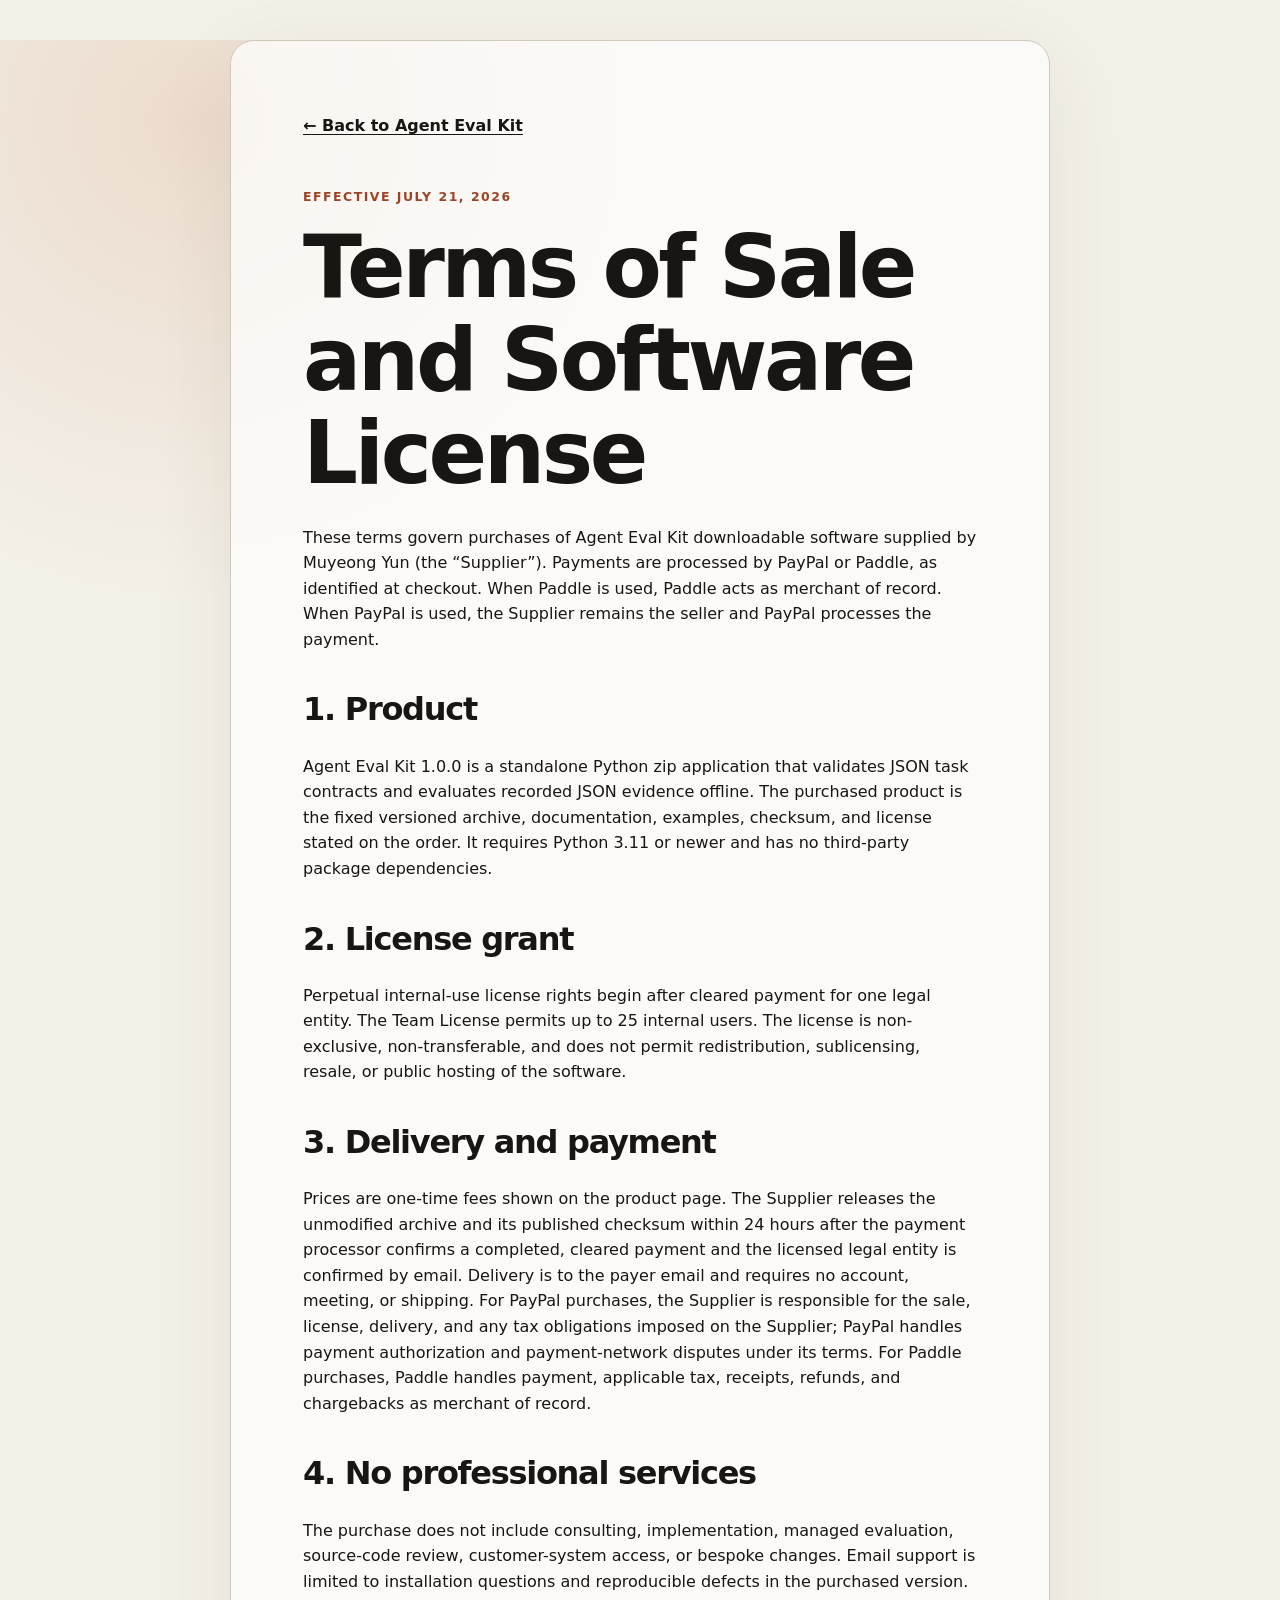
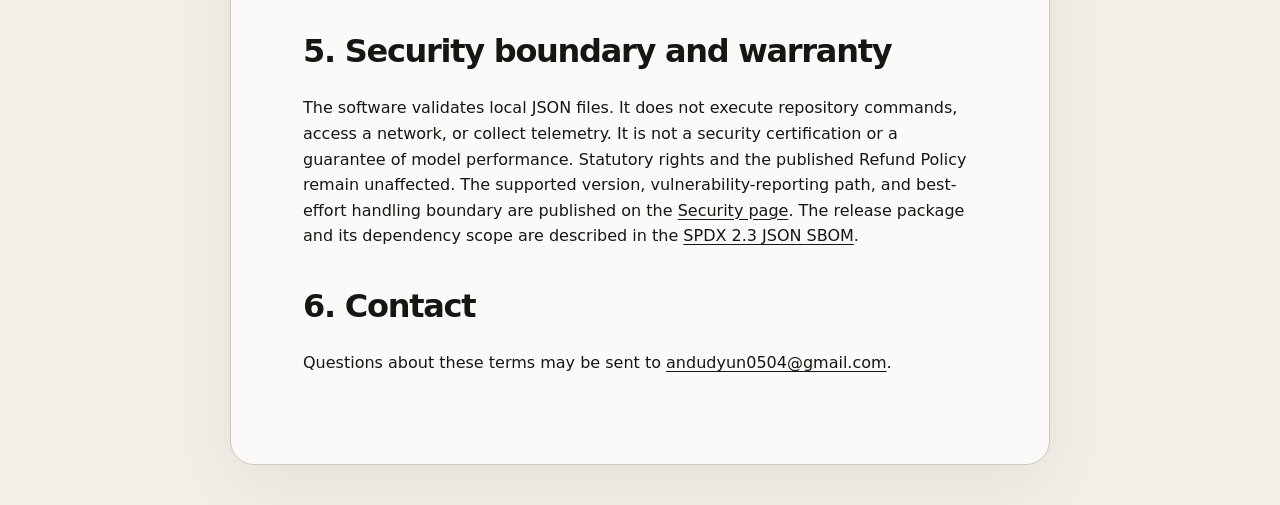
<file: terms.html>
<!doctype html>
<html lang="en">
  <head>
    <meta charset="utf-8" />
    <meta name="viewport" content="width=device-width, initial-scale=1" />
    <title>Terms of Sale and Software License | Agent Eval Kit</title>
    <link rel="stylesheet" href="styles.css" />
  </head>
  <body>
    <main class="shell policy-page">
      <a class="back-link" href="index.html">← Back to Agent Eval Kit</a>
      <p class="eyebrow">Effective July 21, 2026</p>
      <h1>Terms of Sale and Software License</h1>
      <p>
        These terms govern purchases of Agent Eval Kit downloadable software supplied by Muyeong Yun (the
        “Supplier”). Payments are processed by PayPal or Paddle, as identified at checkout. When Paddle is used,
        Paddle acts as merchant of record. When PayPal is used, the Supplier remains the seller and PayPal
        processes the payment.
      </p>

      <h2>1. Product</h2>
      <p>
        Agent Eval Kit 1.0.0 is a standalone Python zip application that validates JSON task contracts and
        evaluates recorded JSON evidence offline. The purchased product is the fixed versioned archive,
        documentation, examples, checksum, and license stated on the order. It requires Python 3.11 or newer and
        has no third-party package dependencies.
      </p>

      <h2>2. License grant</h2>
      <p>
        Perpetual internal-use license rights begin after cleared payment for one legal entity. The Team
        License permits up to 25 internal users. The license is non-exclusive, non-transferable, and does not
        permit redistribution, sublicensing, resale, or public hosting of the software.
      </p>

      <h2>3. Delivery and payment</h2>
      <p>
        Prices are one-time fees shown on the product page. The Supplier releases the unmodified archive and its
        published checksum within 24 hours after the payment processor confirms a completed, cleared payment and
        the licensed legal entity is confirmed by email. Delivery is to the payer email and requires no account,
        meeting, or shipping. For PayPal purchases, the Supplier is responsible for the sale, license, delivery,
        and any tax obligations imposed on the Supplier; PayPal handles payment authorization and payment-network
        disputes under its terms. For Paddle purchases, Paddle handles payment, applicable tax, receipts, refunds,
        and chargebacks as merchant of record.
      </p>

      <h2>4. No professional services</h2>
      <p>
        The purchase does not include consulting, implementation, managed evaluation, source-code review,
        customer-system access, or bespoke changes. Email support is limited to installation questions and
        reproducible defects in the purchased version.
      </p>

      <h2>5. Security boundary and warranty</h2>
      <p>
        The software validates local JSON files. It does not execute repository commands, access a network, or
        collect telemetry. It is not a security certification or a guarantee of model performance. Statutory
        rights and the published Refund Policy remain unaffected. The supported version, vulnerability-reporting
        path, and best-effort handling boundary are published on the <a href="security.html">Security page</a>. The
        release package and its dependency scope are described in the
        <a href="agent-eval-kit-1.0.0.spdx.json">SPDX 2.3 JSON SBOM</a>.
      </p>

      <h2>6. Contact</h2>
      <p>Questions about these terms may be sent to <a href="mailto:andudyun0504@gmail.com">andudyun0504@gmail.com</a>.</p>
    </main>
  </body>
</html>
</file>
<file: styles.css>
:root {
  color-scheme: light;
  font-family:
    Inter, ui-sans-serif, system-ui, -apple-system, BlinkMacSystemFont, "Segoe UI", sans-serif;
  color: #171612;
  background: #f3f0e8;
  font-synthesis: none;
}

* {
  box-sizing: border-box;
}

html {
  overflow-x: hidden;
}

body {
  margin: 0;
  min-width: 320px;
  background:
    radial-gradient(circle at 15% 4%, rgba(197, 105, 55, 0.15), transparent 30rem),
    #f3f0e8;
  line-height: 1.6;
}

a {
  color: inherit;
  text-underline-offset: 0.18em;
}

.shell {
  width: min(1120px, calc(100% - 40px));
  margin-inline: auto;
  min-width: 0;
}

.site-header,
.site-footer {
  display: flex;
  align-items: center;
  justify-content: space-between;
  gap: 24px;
  padding-block: 24px;
}

.site-header nav,
.site-footer {
  flex-wrap: wrap;
}

.site-header nav {
  display: flex;
  gap: 20px;
}

.brand {
  font-weight: 800;
  text-decoration: none;
  letter-spacing: -0.02em;
}

.hero {
  padding-block: clamp(36px, 7vw, 72px) 40px;
}

.eyebrow,
.card-label {
  margin: 0 0 14px;
  color: #9e4426;
  font-size: 0.78rem;
  font-weight: 800;
  letter-spacing: 0.12em;
  text-transform: uppercase;
}

h1,
h2,
h3,
p {
  overflow-wrap: anywhere;
}

h1,
h2,
h3 {
  margin-top: 0;
  line-height: 1.08;
  letter-spacing: -0.04em;
}

h1 {
  max-width: 900px;
  margin-bottom: 24px;
  font-size: clamp(2.8rem, 7vw, 5.6rem);
}

h2 {
  font-size: clamp(1.8rem, 4vw, 3rem);
}

h3 {
  font-size: 1.1rem;
}

.lede {
  max-width: 760px;
  color: #4f4b43;
  font-size: clamp(1.05rem, 2vw, 1.3rem);
}

.trust-boundary {
  max-width: 760px;
  color: #37342e;
  font-weight: 700;
}

.product-visual {
  margin: 36px 0 0;
}

.product-visual-image {
  display: block;
  width: 100%;
  height: auto;
  border: 1px solid #d0c8b8;
  border-radius: 24px;
  box-shadow: 0 24px 80px rgba(63, 45, 28, 0.12);
}

.proof-row {
  display: flex;
  flex-wrap: wrap;
  gap: 10px;
  margin-top: 36px;
}

.hero-actions {
  display: flex;
  flex-wrap: wrap;
  gap: 12px;
  margin-top: 28px;
}

.proof-row span {
  border: 1px solid #d0c8b8;
  border-radius: 999px;
  padding: 7px 12px;
  background: rgba(255, 255, 255, 0.52);
  font-size: 0.88rem;
}

.service-grid {
  display: grid;
  grid-template-columns: minmax(0, 1fr);
  gap: 20px;
}

.service-card,
.use-case-panel,
.evidence-panel,
.start-gate,
.policy-page,
.demo-page {
  border: 1px solid #d0c8b8;
  border-radius: 24px;
  background: rgba(255, 255, 255, 0.7);
  box-shadow: 0 24px 80px rgba(63, 45, 28, 0.08);
}

.use-case-panel {
  margin-bottom: 20px;
  padding: clamp(28px, 6vw, 64px);
}

.use-case-intro {
  max-width: 760px;
}

.use-case-intro > p:last-child,
.use-case-card p {
  color: #5f5a51;
}

.use-case-grid {
  display: grid;
  grid-template-columns: repeat(3, minmax(0, 1fr));
  gap: 22px;
  margin-block: 32px;
}

.use-case-card {
  min-width: 0;
  border-top: 1px solid #d0c8b8;
  padding-top: 20px;
}

.use-case-card p {
  margin-bottom: 0;
}

.use-case-actions {
  display: flex;
  flex-wrap: wrap;
  gap: 12px;
}

.service-card {
  display: flex;
  flex-direction: column;
  min-width: 0;
  padding: clamp(28px, 5vw, 48px);
}

.primary-card {
  background: #1f201b;
  color: #f7f2e8;
}

.price {
  margin: 26px 0 0;
  font-size: clamp(2.4rem, 6vw, 4.4rem);
  font-weight: 850;
  letter-spacing: -0.06em;
}

.delivery {
  margin-top: 0;
  color: #69645c;
}

.primary-card .delivery {
  color: #c9c3b7;
}

ul {
  margin: 20px 0 28px;
  padding-left: 20px;
}

.actions {
  display: flex;
  flex-direction: column;
  align-items: flex-start;
  gap: 14px;
  margin-top: auto;
}

.demo-intro-actions {
  flex-direction: row;
  flex-wrap: wrap;
  margin: 28px 0 52px;
}

.button {
  display: inline-flex;
  align-items: center;
  justify-content: center;
  min-height: 48px;
  border: 1px solid currentColor;
  border-radius: 999px;
  padding: 10px 18px;
  font-weight: 750;
  text-align: center;
  text-decoration: none;
}

.button-primary {
  border-color: #b3471e;
  background: #b3471e;
  color: #fff;
}

.text-link {
  font-weight: 700;
}

.evidence-panel,
.start-gate {
  margin-top: 20px;
  padding: clamp(28px, 6vw, 64px);
}

.evidence-panel {
  display: grid;
  grid-template-columns: minmax(0, 0.9fr) minmax(0, 1.2fr);
  gap: 28px;
  align-items: start;
}

.evidence-panel .button {
  grid-column: 2;
  justify-self: start;
}

.gate-grid {
  display: grid;
  grid-template-columns: repeat(3, minmax(0, 1fr));
  gap: 22px;
  margin-top: 28px;
}

.site-footer {
  color: #5f5a51;
  font-size: 0.88rem;
}

.policy-page {
  max-width: 820px;
  margin-block: 40px;
  padding: clamp(28px, 7vw, 72px);
}

.policy-page h1 {
  font-size: clamp(2.8rem, 7vw, 5.4rem);
}

.policy-page h2 {
  margin-top: 40px;
  font-size: clamp(1.4rem, 3vw, 2rem);
}

.demo-page {
  max-width: 920px;
  margin-block: 40px;
  padding: clamp(28px, 7vw, 72px);
}

.demo-page h1 {
  max-width: 760px;
  font-size: clamp(2.8rem, 7vw, 5.4rem);
}

.demo-page h2 {
  margin-top: 48px;
  font-size: clamp(1.5rem, 3vw, 2.2rem);
}

.code-panel {
  max-width: 100%;
  margin: 18px 0;
  border: 1px solid #d0c8b8;
  border-radius: 16px;
  padding: 18px;
  overflow-x: auto;
  background: #1f201b;
  color: #f7f2e8;
  font-family: ui-monospace, SFMono-Regular, Menlo, Monaco, Consolas, monospace;
  font-size: 0.86rem;
  line-height: 1.55;
  white-space: pre;
}

.demo-callout {
  margin-top: 40px;
  border-left: 4px solid #df6c3a;
  padding: 4px 0 4px 20px;
}

.back-link {
  display: inline-block;
  margin-bottom: 48px;
  font-weight: 700;
}

@media (max-width: 760px) {
  .site-header,
  .service-grid,
  .use-case-grid,
  .evidence-panel,
  .gate-grid {
    display: grid;
    grid-template-columns: minmax(0, 1fr);
  }

  .evidence-panel .button {
    grid-column: 1;
  }

  .site-header {
    align-items: start;
  }

  .demo-page {
    margin-block: 16px;
    padding: 24px 20px;
  }

  .demo-page h1 {
    margin-bottom: 18px;
    font-size: clamp(2.45rem, 12vw, 2.8rem);
  }

  .back-link {
    margin-bottom: 24px;
  }

  .demo-intro-actions {
    margin: 20px 0 40px;
  }
}
</file>
